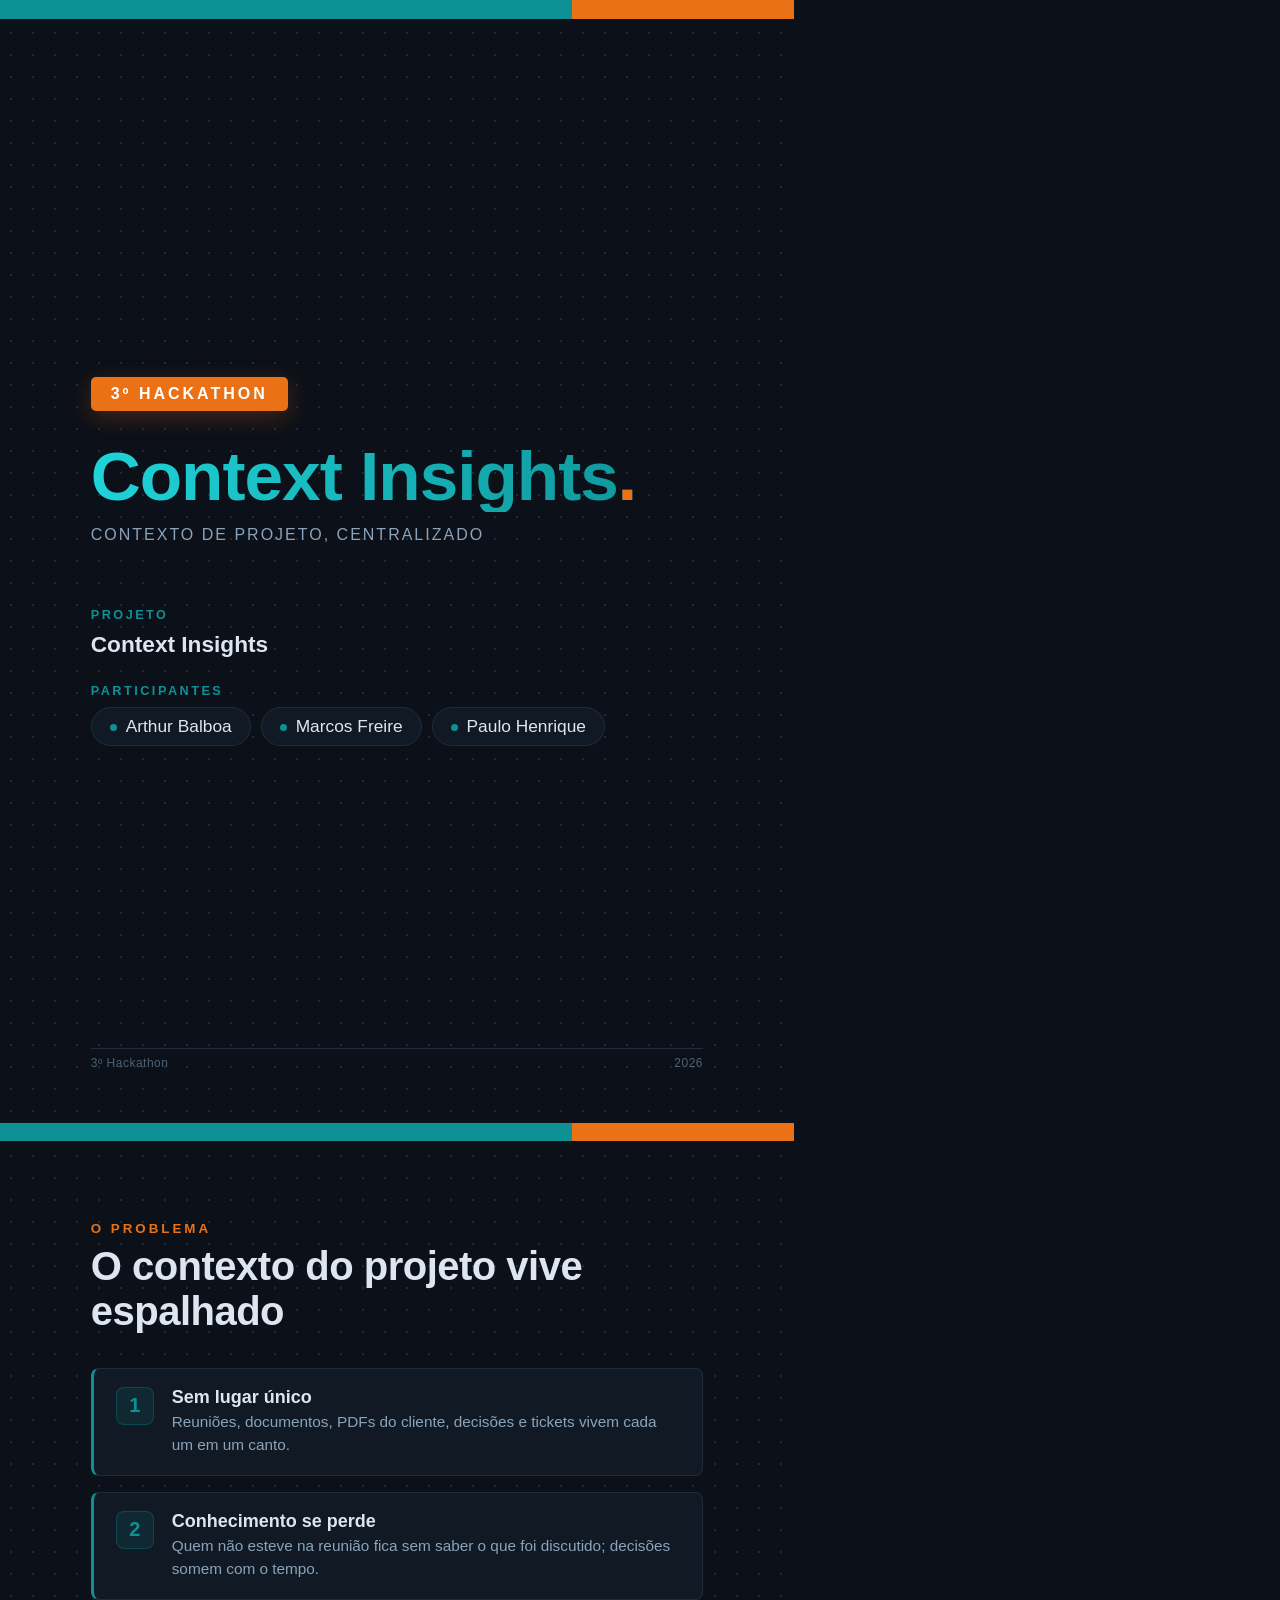
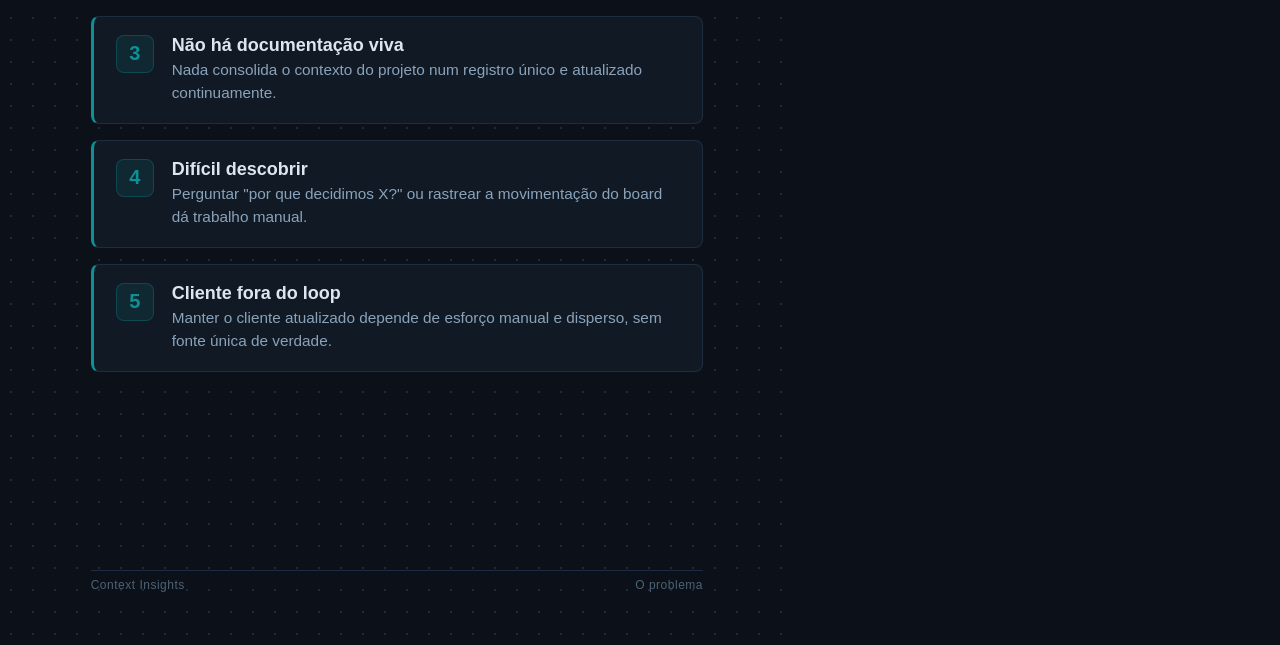
<file: web/problem.html>
<!DOCTYPE html>
<html lang="pt-BR">
<head>
<meta charset="utf-8">
<style>
  :root{
    --teal-nav:#0a6f73; --teal:#0d9195; --orange:#ea7116;
    --bg:#0c1018; --bg-card:#111a24; --bg-input:#0d1520;
    --border:#1e2d3d; --border-subtle:#162030;
    --text:#dde6f0; --sub:#8aa3bb; --muted:#4d6275;
  }
  *{box-sizing:border-box;margin:0;padding:0;}
  html,body{font-family:-apple-system,"Segoe UI",Helvetica,Arial,sans-serif;
    color:var(--text);background:var(--bg);
    -webkit-print-color-adjust:exact;print-color-adjust:exact;}
  @page{size:A4;margin:0;}
  .page{
    width:210mm;height:297mm;padding:26mm 24mm;page-break-after:always;
    position:relative;display:flex;flex-direction:column;background:var(--bg);
    background-image:radial-gradient(circle,#1c2b3d 1px,transparent 1px);
    background-size:22px 22px;
  }
  .page:last-child{page-break-after:auto;}

  /* top accent bar */
  .page::before{content:"";position:absolute;top:0;left:0;right:0;height:5mm;
    background:linear-gradient(90deg,var(--teal) 0%,var(--teal) 72%,var(--orange) 72%,var(--orange) 100%);}
  .footer{position:absolute;bottom:14mm;left:24mm;right:24mm;display:flex;
    justify-content:space-between;font-size:9pt;color:var(--muted);
    border-top:1px solid var(--border);padding-top:7px;letter-spacing:.5px;}

  /* ── COVER ── */
  .cover{justify-content:center;}
  .badge{display:inline-block;align-self:flex-start;background:var(--orange);color:#fff;
    font-size:12pt;font-weight:700;letter-spacing:3px;padding:8px 20px;border-radius:5px;
    box-shadow:0 6px 24px rgba(234,113,22,.25);}
  .cover h1{font-size:52pt;line-height:1.02;margin:30px 0 0;letter-spacing:-1px;
    background:linear-gradient(90deg,#1fd3d8,var(--teal));-webkit-background-clip:text;
    background-clip:text;color:transparent;}
  .cover h1 .dot{color:var(--orange);-webkit-text-fill-color:var(--orange);}
  .cover .tag{font-size:12pt;color:var(--sub);margin-top:14px;letter-spacing:2px;
    text-transform:uppercase;}
  .meta{margin-top:64px;display:flex;flex-direction:column;gap:26px;}
  .field .lbl{font-size:9.5pt;letter-spacing:2.5px;text-transform:uppercase;
    color:var(--teal);font-weight:700;margin-bottom:9px;}
  .field .val{font-size:17pt;color:var(--text);font-weight:600;}
  .names{display:flex;flex-wrap:wrap;gap:10px;}
  .chip{background:var(--bg-card);border:1px solid var(--border);border-radius:999px;
    padding:8px 18px;font-size:13pt;color:var(--text);}
  .chip::before{content:"";display:inline-block;width:7px;height:7px;border-radius:50%;
    background:var(--teal);margin-right:9px;vertical-align:middle;}

  /* ── CONTENT ── */
  .eyebrow{font-size:10pt;letter-spacing:3px;text-transform:uppercase;color:var(--orange);
    font-weight:700;margin-bottom:8px;}
  h2{font-size:30pt;color:var(--text);margin-bottom:34px;letter-spacing:-.5px;}
  .items{display:flex;flex-direction:column;gap:16px;}
  .item{background:var(--bg-card);border:1px solid var(--border);border-left:3px solid var(--teal);
    border-radius:8px;padding:18px 22px;display:flex;gap:18px;align-items:flex-start;}
  .item .n{font-size:15pt;font-weight:700;color:var(--teal-nav);
    background:rgba(13,145,149,.12);border:1px solid rgba(13,145,149,.3);
    min-width:38px;height:38px;border-radius:8px;display:flex;align-items:center;
    justify-content:center;flex-shrink:0;color:var(--teal);}
  .item .txt b{font-size:13.5pt;color:var(--text);display:block;margin-bottom:3px;}
  .item .txt span{font-size:11.5pt;color:var(--sub);line-height:1.5;}
</style>
</head>
<body>

<!-- PAGE 1 — COVER -->
<section class="page cover">
  <span class="badge">3º HACKATHON</span>
  <h1>Context Insights<span class="dot">.</span></h1>
  <div class="tag">Contexto de projeto, centralizado</div>

  <div class="meta">
    <div class="field">
      <div class="lbl">Projeto</div>
      <div class="val">Context Insights</div>
    </div>
    <div class="field">
      <div class="lbl">Participantes</div>
      <div class="names">
        <span class="chip">Arthur Balboa</span>
        <span class="chip">Marcos Freire</span>
        <span class="chip">Paulo Henrique</span>
      </div>
    </div>
  </div>

  <div class="footer"><span>3º Hackathon</span><span>2026</span></div>
</section>

<!-- PAGE 2 — PROBLEM -->
<section class="page">
  <div class="eyebrow">O problema</div>
  <h2>O contexto do projeto vive espalhado</h2>
  <div class="items">
    <div class="item">
      <div class="n">1</div>
      <div class="txt"><b>Sem lugar único</b>
        <span>Reuniões, documentos, PDFs do cliente, decisões e tickets vivem cada um em um canto.</span></div>
    </div>
    <div class="item">
      <div class="n">2</div>
      <div class="txt"><b>Conhecimento se perde</b>
        <span>Quem não esteve na reunião fica sem saber o que foi discutido; decisões somem com o tempo.</span></div>
    </div>
    <div class="item">
      <div class="n">3</div>
      <div class="txt"><b>Não há documentação viva</b>
        <span>Nada consolida o contexto do projeto num registro único e atualizado continuamente.</span></div>
    </div>
    <div class="item">
      <div class="n">4</div>
      <div class="txt"><b>Difícil descobrir</b>
        <span>Perguntar "por que decidimos X?" ou rastrear a movimentação do board dá trabalho manual.</span></div>
    </div>
    <div class="item">
      <div class="n">5</div>
      <div class="txt"><b>Cliente fora do loop</b>
        <span>Manter o cliente atualizado depende de esforço manual e disperso, sem fonte única de verdade.</span></div>
    </div>
  </div>

  <div class="footer"><span>Context Insights</span><span>O problema</span></div>
</section>

</body>
</html>
</file>
